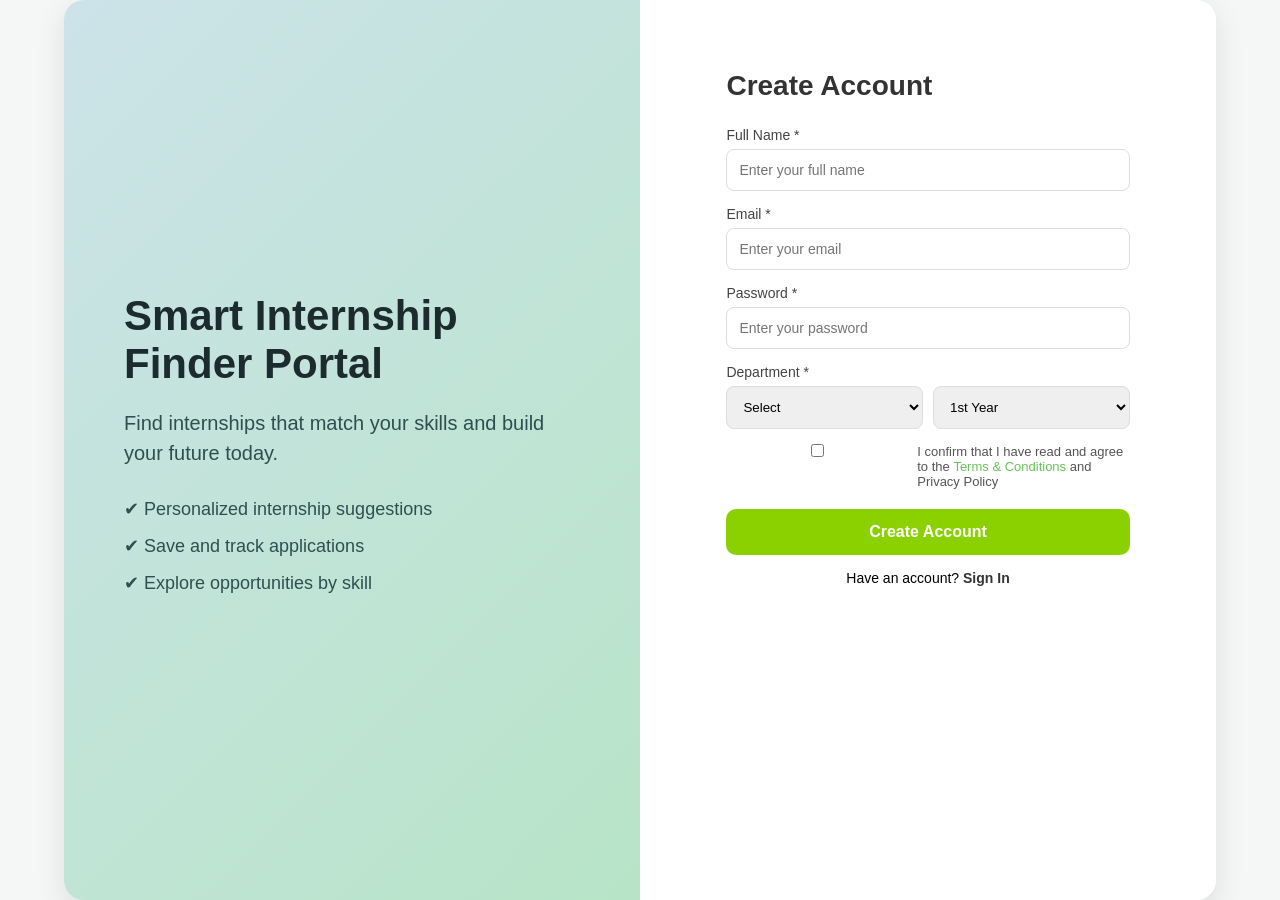
<file: index.html>
<!DOCTYPE html>
<html lang="en">
<head>
<meta charset="UTF-8">
<meta name="viewport" content="width=device-width, initial-scale=1.0">
<title>Smart Internship Finder Portal</title>

<link rel="stylesheet" href="style.css">

</head>
<body>

<div class="container">

    <!-- LEFT PANEL -->

    <div class="left-panel">

        <div class="content">

            <h1>Smart Internship<br>Finder Portal</h1>

            <p>
                Find internships that match your skills
                and build your future today.
            </p>

            <ul>
                <li>✔ Personalized internship suggestions</li>
                <li>✔ Save and track applications</li>
                <li>✔ Explore opportunities by skill</li>
            </ul>

        </div>

    </div>


    <!-- RIGHT PANEL -->

    <div class="right-panel">

        <form class="signup-form" action="login.html">

            <h2>Create Account</h2>

            <label>Full Name *</label>
            <input type="text" id="name" placeholder="Enter your full name" required>

            <label>Email *</label>
            <input type="email" id="email"placeholder="Enter your email" required>

            <label>Password *</label>
            <input type="password" id="password" placeholder="Enter your password" required>

            <label>Department *</label>

            <div class="row">

                <select required id="department">
                    <option>Select</option>
                    <option>CSE</option>
                    <option>IT</option>
                    <option>ECE</option>
                    <option>EEE</option>
                </select>

                <select required id="year">
                    <option>1st Year</option>
                    <option>2nd Year</option>
                    <option>3rd Year</option>
                    <option>4th Year</option>
                </select>

            </div>

       

            <div class="checkbox">

                <input type="checkbox" id="terms" required>
                <span>
                    I confirm that I have read and agree to the
                    <a href="#">Terms & Conditions</a>
                    and Privacy Policy
                </span>

            </div>

         <button type="button" onclick="signupUser()">Create Account</button>




            <p class="login-link">
                Have an account? <a href="login.html">Sign In</a>
            </p>

        </form>

    </div>

</div>
<script>

document.querySelector(".signup-form").addEventListener("submit", function(e){

e.preventDefault();

window.location.href = "login.html";

});

</script>
<script>

document.querySelector(".signup-form").addEventListener("submit", function(e){

e.preventDefault();

// get values

let name = document.querySelector("input[type='text']").value;
let email = document.querySelector("input[type='email']").value.trim().toLowerCase();
let password = document.querySelector("input[type='password']").value;
let skills = document.querySelectorAll("input[type='text']")[1].value;

// check if email already exists

if(localStorage.getItem(email)){

alert("This email already exists. Please login.");

return;

}

// store data

let userData = {

name: name,
email: email,
password: password,
skills: skills

};

localStorage.setItem(email, JSON.stringify(userData));

// redirect

alert("Account created successfully!");

window.location.href = "login.html";

});

</script>
<script>

function signupUser(){

let name = document.getElementById("name").value;
let email = document.getElementById("email").value;
let password = document.getElementById("password").value;
let department = document.getElementById("department").value;
let year = document.getElementById("year").value;
let terms = document.getElementById("terms").checked;


// validation

if(name === "" || email === "" || password === "" || department === ""){
alert("Please fill all fields");
return;
}

if(!terms){
alert("Please accept Terms & Conditions");
return;
}


// get users

let users = JSON.parse(localStorage.getItem("users")) || [];

let exists = users.find(u => u.email === email);

if(exists){
alert("Email already exists");
return;
}


// store user

let newUser = {
name,
email,
password,
department,
year
};

users.push(newUser);

localStorage.setItem("users", JSON.stringify(users));


// save logged user

localStorage.setItem("loggedInUser", JSON.stringify(newUser));


alert("Account created successfully ✅");

window.location.href = "login.html";

}

</script>
</body>
</html>
</file>
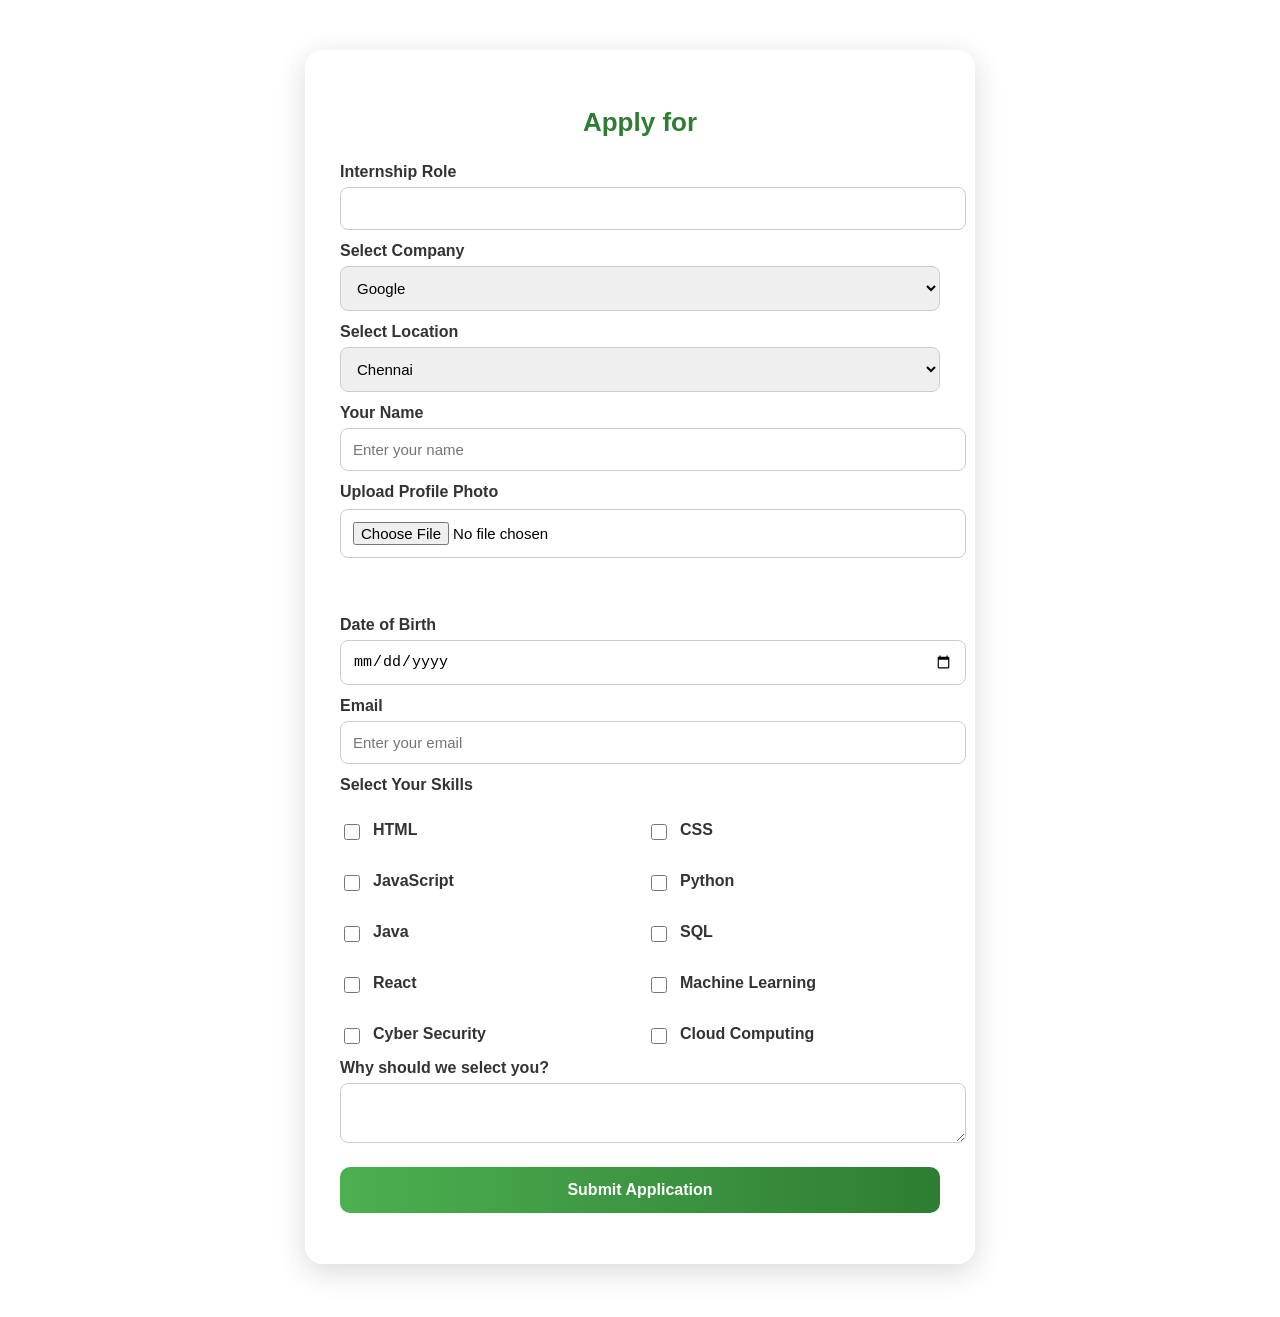
<file: apply.html>
<!DOCTYPE html>
<html lang="en">
<head>
<meta charset="UTF-8">
<title>Apply Internship</title>
<link rel="stylesheet" href="apply.css">



</head>

<body>

<div class="container">
<h2>Apply for <span id="internshipTitle"></span></h2>

<label>Internship Role</label>
<input type="text" id="role" readonly>

<label>Select Company</label>
<select id="company">
<option>Google</option>
<option>Microsoft</option>
<option>Amazon</option>
<option>Infosys</option>
<option>TCS</option>
<option>Zoho</option>
<option>Wipro</option>
<option>IBM</option>
</select>

<label>Select Location</label>
<select id="location">
<option>Chennai</option>
<option>Bangalore</option>
<option>Hyderabad</option>
<option>Pune</option>
<option>Mumbai</option>
<option>Remote</option>
</select>

<label>Your Name</label>
<input type="text"id="userName" placeholder="Enter your name">
<label>Upload Profile Photo</label>

<input type="file" id="profileImage" accept="image/*">

<br><br>

<img id="previewImage"
style="width:120px;height:120px;border-radius:50%;display:none;border:2px solid #4CAF50;">
<br>

<button type="button" id="removeImageBtn" style="display:none;">
Remove Image
</button>
<label>Date of Birth</label>

<input type="date" id="dob">

<label>Email</label>
<input type="email" id="email" placeholder="Enter your email">
<label>Select Your Skills</label>

<div class="skills-box">

<label class="skill-item"><input type="checkbox"> HTML</label>

<label class="skill-item"><input type="checkbox"> CSS</label>

<label class="skill-item"><input type="checkbox"> JavaScript</label>

<label class="skill-item"><input type="checkbox"> Python</label>

<label class="skill-item"><input type="checkbox"> Java</label>

<label class="skill-item"><input type="checkbox"> SQL</label>

<label class="skill-item"><input type="checkbox"> React</label>

<label class="skill-item"><input type="checkbox"> Machine Learning</label>

<label class="skill-item"><input type="checkbox"> Cyber Security</label>

<label class="skill-item"><input type="checkbox"> Cloud Computing</label>

</div>
<label>Why should we select you?</label>
<textarea></textarea>

<button type="button" onclick="submitApplication()">Submit Application</button>

<p id="successMessage"></p>
</div>


<script>

/* Load internship title */

let internship = localStorage.getItem("selectedInternship");

document.getElementById("internshipTitle").innerText = internship;


/* Submit application */

function submitApplication(){

document.getElementById("message").innerText =
"Application submitted successfully for " + internship;

}

</script>
<script>

let internship = localStorage.getItem("selectedInternship");

document.getElementById("role").value = internship;

function submitApplication(){

document.getElementById("successMessage").innerText =
"Application submitted successfully!";

}

</script>
<script>

let internship = localStorage.getItem("selectedInternship");

document.getElementById("internshipTitle").innerText = internship;

document.getElementById("role").value = internship;

</script>
<script>

document.getElementById("profileImage").addEventListener("change", function(event){

let file = event.target.files[0];

if(file){

let reader = new FileReader();

reader.onload = function(e){

let preview = document.getElementById("previewImage");

preview.src = e.target.result;

preview.style.display = "block";

};

reader.readAsDataURL(file);

}

});

</script>
<script>

let imageInput = document.getElementById("profileImage");

let preview = document.getElementById("previewImage");

let removeBtn = document.getElementById("removeImageBtn");


// Show preview when image selected

imageInput.addEventListener("change", function(event){

let file = event.target.files[0];

if(file){

let reader = new FileReader();

reader.onload = function(e){

preview.src = e.target.result;

preview.style.display = "block";

removeBtn.style.display = "inline-block";

};

reader.readAsDataURL(file);

}

});


// Remove image when button clicked

removeBtn.addEventListener("click", function(){

preview.src = "";

preview.style.display = "none";

imageInput.value = "";

removeBtn.style.display = "none";

});

</script>
<script>

function submitApplication(){

// get values safely

let role = document.getElementById("internshipTitle").innerText;

let name = document.getElementById("userName").value;

let email = document.getElementById("email").value;

let company = document.getElementById("company").value;

let location = document.getElementById("location").value;

let profileImage = document.getElementById("previewImage").src;


// validation check

if(name === "" || email === ""){

alert("Please fill all required fields");

return;

}


// store image

localStorage.setItem("profileImage", img);


// store form data

let applicationData = {

role: role,

name: name,

email: email,

company: company,

location: location

};

localStorage.setItem("applicationForm", JSON.stringify({role,name,email,company,location});


// redirect to success page

window.location.href = "success.html";

}

</script>
<script>

function submitApplication(){

// Get internship role
let roleElement = document.getElementById("internshipTitle");

if(!roleElement){
alert("Internship title not found");
return;
}

let role = roleElement.innerText;


// Get form values

let name = document.getElementById("userName").value;

let email = document.getElementById("email").value;

let company = document.getElementById("company").value;

let location = document.getElementById("location").value;

let imageElement = document.getElementById("previewImage");

let profileImage = imageElement ? imageElement.src : "";


// Validate required fields

if(name === "" || email === ""){
alert("Please fill all required fields");
return;
}


// Save data

localStorage.setItem("applicationForm",
JSON.stringify({
role: role,
name: name,
email: email,
company: company,
location: location
}));


// Save profile image

localStorage.setItem("profileImage", profileImage);


// Redirect

window.location.href = "success.html";

}

</script>
<script>

function submitApplication(){

let role =
document.getElementById("internshipTitle").innerText;

let name =
document.getElementById("userName").value;

let dob = 
document.getElementById("dob").value;

let email =
document.getElementById("email").value;

let company =
document.getElementById("company").value;

let location =
document.getElementById("location").value;

let profileImage =
document.getElementById("previewImage").src;


// store latest application (for PDF)

localStorage.setItem("applicationForm",
JSON.stringify({role,name,dob,email,company,location}));


// store multiple applications

let allApplications =
JSON.parse(localStorage.getItem("allApplications")) || [];

allApplications.push({
role,
name,
email,
company,
location,
profileImage
});

localStorage.setItem("allApplications",
JSON.stringify(allApplications));


// store image separately for PDF

localStorage.setItem("profileImage", profileImage);


window.location.href="success.html";

}

</script>
</body>
</html>
</file>
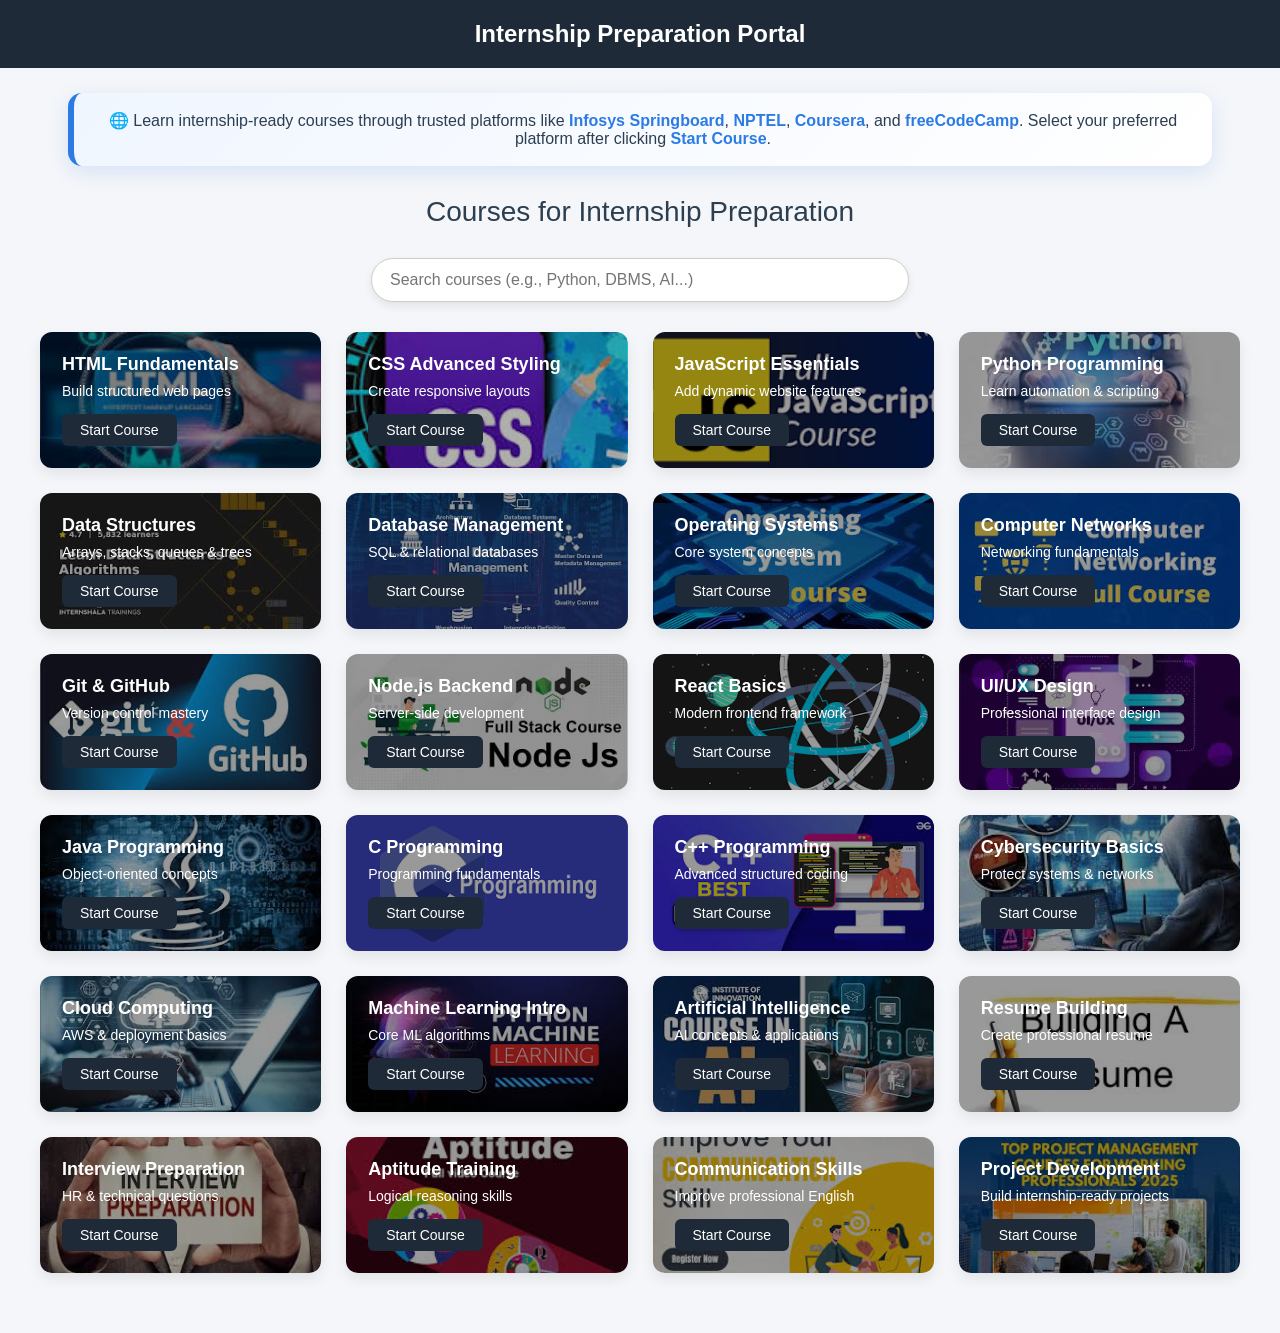
<file: courses.html>
<!DOCTYPE html>
<html lang="en">
<head>
<meta charset="UTF-8">
<title>Courses for Internship</title>

<link rel="stylesheet" href="course.css">
</head>

<body>

<div class="header">
Internship Preparation Portal
</div>
<div class="courses-info-banner">
  🌐 Learn internship-ready courses through trusted platforms like
  <b>Infosys Springboard</b>, <b>NPTEL</b>, <b>Coursera</b>, and <b>freeCodeCamp</b>.
  Select your preferred platform after clicking <b>Start Course</b>.
</div>


<div class="page-title">
Courses for Internship Preparation
</div>
<div class="search-box">
  <input
    type="text"
    id="courseSearch"
    placeholder="Search courses (e.g., Python, DBMS, AI...)"
    onkeyup="searchCourses()"
  >
</div>


<div class="course-container">

<!-- COURSE CARDS -->

<div class="course-card html-card">
<div class="course-title">HTML Fundamentals</div>
<div class="course-desc">Build structured web pages</div>
<button class="start-btn" onclick="openPlatformOptions()">Start Course</button>
</div>

<div class="course-card css-card">
<div class="course-title">CSS Advanced Styling</div>
<div class="course-desc">Create responsive layouts</div>
<button class="start-btn" onclick="openPlatformOptions()">Start Course</button>
</div>

<div class="course-card js-card">
<div class="course-title">JavaScript Essentials</div>
<div class="course-desc">Add dynamic website features</div>
<button class="start-btn" onclick="openPlatformOptions()">Start Course</button>
</div>

<div class="course-card python-card">
<div class="course-title">Python Programming</div>
<div class="course-desc">Learn automation & scripting</div>
<button class="start-btn" onclick="openPlatformOptions()">Start Course</button>
</div>

<div class="course-card data-card">
<div class="course-title">Data Structures</div>
<div class="course-desc">Arrays, stacks, queues & trees</div>
<button class="start-btn" onclick="openPlatformOptions()">Start Course</button>
</div>

<div class="course-card database-card">
<div class="course-title">Database Management</div>
<div class="course-desc">SQL & relational databases</div>
<button class="start-btn" onclick="openPlatformOptions()">Start Course</button>
</div>

<div class="course-card os-card">
<div class="course-title">Operating Systems</div>
<div class="course-desc">Core system concepts</div>
<button class="start-btn" onclick="openPlatformOptions()">Start Course</button>
</div>

<div class="course-card computer-card">
<div class="course-title">Computer Networks</div>
<div class="course-desc">Networking fundamentals</div>
<button class="start-btn" onclick="openPlatformOptions()">Start Course</button>
</div>

<div class="course-card git-card">
<div class="course-title">Git & GitHub</div>
<div class="course-desc">Version control mastery</div>
<button class="start-btn" onclick="openPlatformOptions()">Start Course</button>
</div>

<div class="course-card node-card">
<div class="course-title">Node.js Backend</div>
<div class="course-desc">Server-side development</div>
<button class="start-btn" onclick="openPlatformOptions()">Start Course</button>
</div>

<div class="course-card react-card">
<div class="course-title">React Basics</div>
<div class="course-desc">Modern frontend framework</div>
<button class="start-btn" onclick="openPlatformOptions()">Start Course</button>
</div>

<div class="course-card ui-card">
<div class="course-title">UI/UX Design</div>
<div class="course-desc">Professional interface design</div>
<button class="start-btn" onclick="openPlatformOptions()">Start Course</button>
</div>

<div class="course-card java-card">
<div class="course-title">Java Programming</div>
<div class="course-desc">Object-oriented concepts</div>
<button class="start-btn" onclick="openPlatformOptions()">Start Course</button>
</div>

<div class="course-card c-card">
<div class="course-title">C Programming</div>
<div class="course-desc">Programming fundamentals</div>
<button class="start-btn" onclick="openPlatformOptions()">Start Course</button>
</div>

<div class="course-card cplus-card">
<div class="course-title">C++ Programming</div>
<div class="course-desc">Advanced structured coding</div>
<button class="start-btn" onclick="openPlatformOptions()">Start Course</button>
</div>

<div class="course-card cyber-card">
<div class="course-title">Cybersecurity Basics</div>
<div class="course-desc">Protect systems & networks</div>
<button class="start-btn" onclick="openPlatformOptions()">Start Course</button>
</div>

<div class="course-card cloud-card">
<div class="course-title">Cloud Computing</div>
<div class="course-desc">AWS & deployment basics</div>
<button class="start-btn" onclick="openPlatformOptions()">Start Course</button>
</div>

<div class="course-card ml-card">
<div class="course-title">Machine Learning Intro</div>
<div class="course-desc">Core ML algorithms</div>
<button class="start-btn" onclick="openPlatformOptions()">Start Course</button>
</div>

<div class="course-card ai-card">
<div class="course-title">Artificial Intelligence</div>
<div class="course-desc">AI concepts & applications</div>
<button class="start-btn" onclick="openPlatformOptions()">Start Course</button>
</div>

<div class="course-card resume-card">
<div class="course-title">Resume Building</div>
<div class="course-desc">Create professional resume</div>
<button class="start-btn" onclick="openPlatformOptions()">Start Course</button>
</div>

<div class="course-card interview-card">
<div class="course-title">Interview Preparation</div>
<div class="course-desc">HR & technical questions</div>
<button class="start-btn" onclick="openPlatformOptions()">Start Course</button>
</div>

<div class="course-card aptitude-card">
<div class="course-title">Aptitude Training</div>
<div class="course-desc">Logical reasoning skills</div>
<button class="start-btn" onclick="openPlatformOptions()">Start Course</button>
</div>

<div class="course-card communication-card">
<div class="course-title">Communication Skills</div>
<div class="course-desc">Improve professional English</div>
<button class="start-btn" onclick="openPlatformOptions()">Start Course</button>
</div>

<div class="course-card project-card">
<div class="course-title">Project Development</div>
<div class="course-desc">Build internship-ready projects</div>
<button class="start-btn" onclick="openPlatformOptions()">Start Course</button>
</div>

</div>
<div id="platformModal" class="modal">

  <div class="modal-content">
    <h3>Select Learning Platform</h3>

    <a href="https://infyspringboard.onwingspan.com/" target="_blank">
      <button class="platform-btn">Infosys Springboard</button>
    </a>

    <a href="https://nptel.ac.in/" target="_blank">
      <button class="platform-btn">NPTEL</button>
    </a>

    <a href="https://www.coursera.org/" target="_blank">
      <button class="platform-btn">Coursera</button>
    </a>

    <a href="https://www.freecodecamp.org/" target="_blank">
      <button class="platform-btn">freeCodeCamp</button>
    </a>

    <br><br>

    <button onclick="closePlatformOptions()">Cancel</button>
  </div>

</div>
<script>

function openPlatformOptions() {
  document.getElementById("platformModal").style.display = "block";
}

function closePlatformOptions() {
  document.getElementById("platformModal").style.display = "none";
}

</script>
<script>

function searchCourses() {

  let input = document.getElementById("courseSearch").value.toLowerCase();

  let cards = document.querySelectorAll(".course-card");

  cards.forEach(function(card) {

    let title = card.querySelector(".course-title").innerText.toLowerCase();

    if (title.includes(input)) {
      card.style.display = "block";
    } else {
      card.style.display = "none";
    }

  });

}

</script>

</body>
</html>
</file>
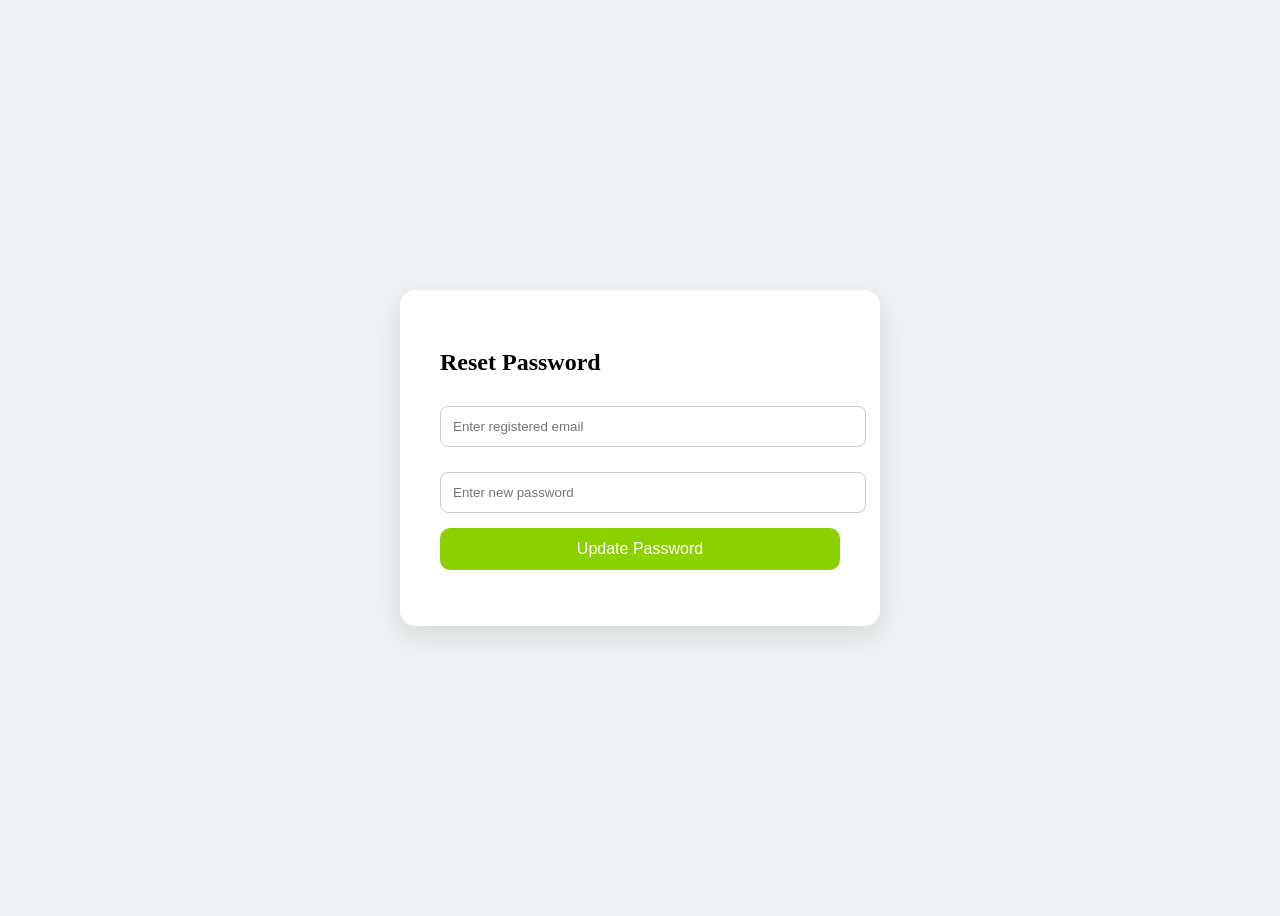
<file: forgotpass.html>
<!DOCTYPE html>
<html lang="en">
<head>
<meta charset="UTF-8">
<meta name="viewport" content="width=device-width, initial-scale=1.0">
<title>Reset Password</title>

<style>

body{
height:100vh;
display:flex;
justify-content:center;
align-items:center;
font-family:Segoe UI;
background:#eef2f3;
}

.container{
width:400px;
background:white;
padding:40px;
border-radius:15px;
box-shadow:0 10px 30px rgba(0,0,0,0.1);
}

h2{
margin-bottom:20px;
}

input{
width:100%;
padding:12px;
margin-top:10px;
margin-bottom:15px;
border-radius:8px;
border:1px solid #ccc;
}

button{
width:100%;
padding:12px;
background:#8bd100;
border:none;
color:white;
font-size:16px;
border-radius:10px;
cursor:pointer;
}

button:hover{
background:#76b800;
}

#error{
color:red;
margin-top:10px;
}

#success{
color:green;
margin-top:10px;
}

</style>

</head>

<body>

<div class="container">

<h2>Reset Password</h2>

<input type="email" id="email" placeholder="Enter registered email">

<input type="password" id="newPassword" placeholder="Enter new password">

<button onclick="resetPassword()">Update Password</button>

<p id="error"></p>
<p id="success"></p>

</div>

<script>

function resetPassword(){

let email = document.getElementById("email").value.trim().toLowerCase();

let newPassword = document.getElementById("newPassword").value.trim();

let error = document.getElementById("error");

let success = document.getElementById("success");

error.innerText = "";
success.innerText = "";


// check empty fields

if(email === "" || newPassword === ""){

error.innerText = "Please fill all fields.";

return;

}


// check email exists

let storedUser = localStorage.getItem(email);

if(!storedUser){

error.innerText = "Email not found. Please sign up first.";

return;

}


// update password

storedUser = JSON.parse(storedUser);

storedUser.password = newPassword;

localStorage.setItem(email, JSON.stringify(storedUser));

success.innerText = "Password updated successfully! Redirecting to login...";


setTimeout(()=>{

window.location.href="login.html";

},1500);

}

</script>

</body>
</html>
</file>
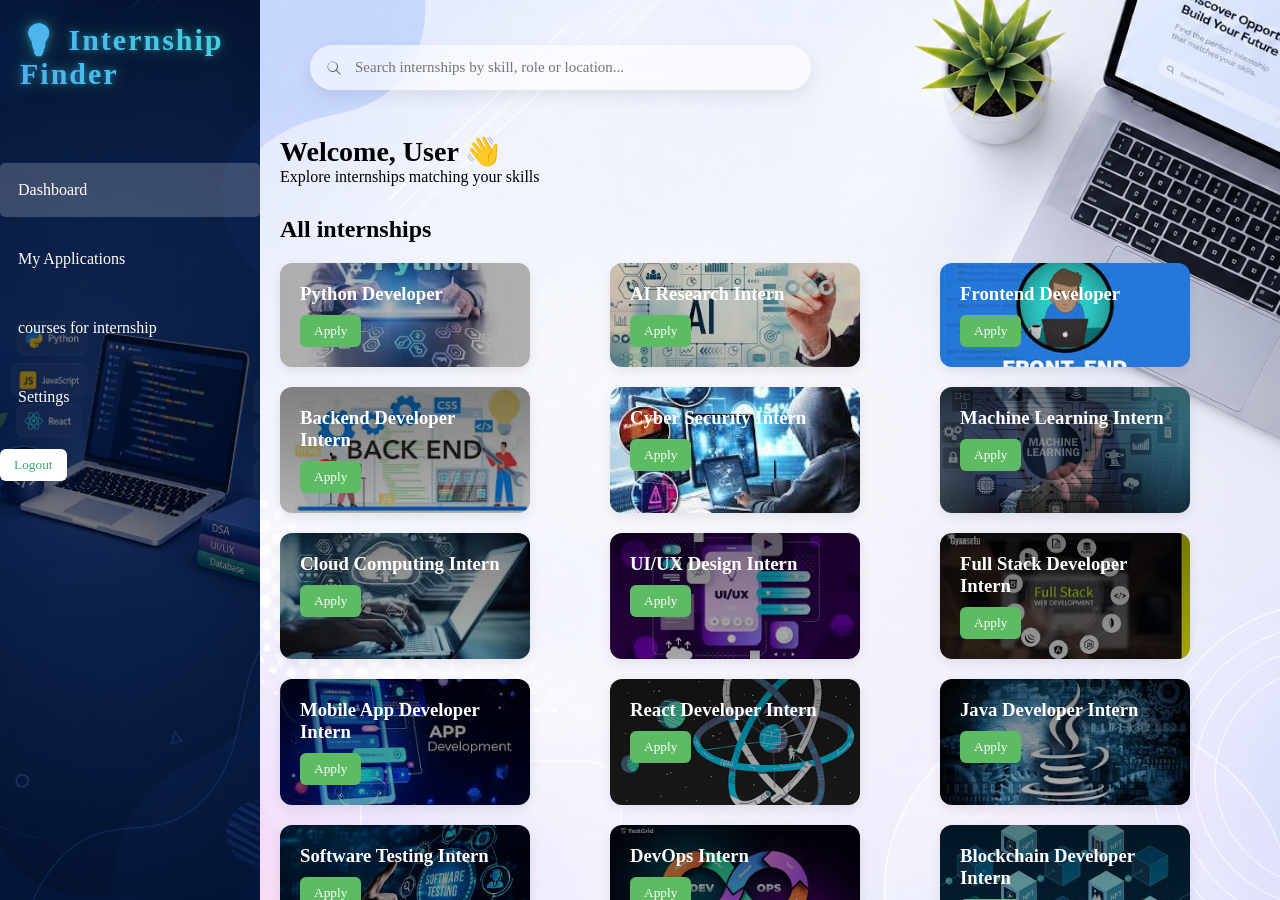
<file: home.html>
<!DOCTYPE html>
<html lang="en">
<head>
<meta charset="UTF-8">
<meta name="viewport" content="width=device-width, initial-scale=1.0">
<title>Dashboard | Internship Finder Portal</title>

<link rel="stylesheet" href="home.css">

</head>

<body>

<div class="sidebar">
    

    <h2 class="brand-title">💡 Internship Finder</h2>

    <ul>

        <li class="active">Dashboard</li>
        <li onclick="window.location.href='myapplication.html'">
My Applications
</li>
<li onclick="window.location.href='courses.html'">courses for internship
</li>      


  <li onclick="window.location.href='settings.html'">
Settings
</li>
    </ul>

    <div class="logout">

<span id="sidebarName"></span>
        <button onclick="logout()">Logout</button>

    </div>

</div>



<div class="main-content">

    <!-- TOP BAR -->

    <div class="topbar">

        <input type="text"  id="searchBox" placeholder="Search internships by skill, role or location...">

        <div class="profile">


        </div>

    </div>



    <!-- WELCOME SECTION -->

    <div class="welcome">

<h1>Welcome, <span id="welcomeName">User</span> 👋</h1>
        <p>Explore internships matching your skills</p>

    </div>


    <!-- RECOMMENDED SECTION -->

    <h2 class="section-title">All internships</h2>

    <div class="cards">

        <div class="card python-card">
          <h3>Python Developer</h3>



            <button  onclick="applyInternship('Python Developer Intern')">Apply</button>
           


        </div>


        <div class="card ai-card">

            <h3>AI Research Intern</h3>

            <button onclick="applyInternship('AI Research Intern')">Apply</button>
             


        </div>
        <div class="card front-card">
<h3>Frontend Developer</h3>
<button  onclick="applyInternship('Full Stack Developer Intern')">Apply</button>


</div>

<div class="card back-card">
<h3 >Backend Developer Intern</h3>
<button onclick="applyInternship('Backend Developer Intern')">Apply</button>



</div>

<div class="card cyber-card">
<h3 >Cyber Security Intern</h3>
<button onclick="applyInternship('Cyber Security Intern')">Apply</button>

</div>

<div class="card machine-card">
<h3>Machine Learning Intern</h3>
<button onclick="applyInternship('Machine Learning Intern')">Apply</button>


</div>

<div class="card cloud-card">
<h3>Cloud Computing Intern</h3>
<button  onclick="applyInternship('Cloud Computing Intern')">Apply</button>


</div>

<div class="card ui-card">
<h3>UI/UX Design Intern</h3>
<button onclick="applyInternship('UI/UX Design Intern')">Apply</button>


</div>


<div class="card full-card">
<h3>Full Stack Developer Intern</h3>
<button onclick="applyInternship('Full Stack Developer Intern')">Apply</button>

</div>

<div class="card app-card">
<h3>Mobile App Developer Intern</h3>
<button onclick="applyInternship('Mobile App Developer Intern')">Apply</button>

</div>

<div class="card react-card">
<h3>React Developer Intern</h3>
<button onclick="applyInternship('React Developer Intern')">Apply</button>


</div>

<div class="card java-card">
<h3>Java Developer Intern</h3>
<button onclick="applyInternship('Java Developer Intern')">Apply</button>

</div>

<div class="card software-card">
<h3>Software Testing Intern</h3>
<button onclick="applyInternship('Software Testing Intern')">Apply</button>

</div>

<div class="card devops-card">
<h3>DevOps Intern</h3>
<button onclick="applyInternship('DevOps Intern')">Apply</button>
</div>

<div class="card block-card">
<h3>Blockchain Developer Intern</h3>
<button onclick="applyInternship('Blockchain Developer Intern')">Apply</button>

</div>

<div class="card game-card">
<h3>Game Developer Intern</h3>
<button onclick="applyInternship('Game Developer Intern')">Apply</button>

</div>

<div class="card embedd-card">
<h3>Embedded Systems Intern</h3>
<button onclick="applyInternship('Embedded System Intern')">Apply</button>
</div>

<div class="card iot-card">
<h3>IoT Developer Intern</h3>
<button onclick="applyInternship('Iot Developer Intern')">Apply</button>

</div>

<div class="card data-card">
<h3>Data Engineer Intern</h3>
<button onclick="applyInternship('Data Engineer Intern')">Apply</button>

</div>

<div class="card buisness-card">
<h3>Buisness Analyst Intern</h3>
<button onclick="applyInternship('Buisness Analyst Intern')">Apply</button>

</div>

<div class="card cloud-card">
<h3>Cloud Engineer Intern</h3>
<button onclick="applyInternship('Cloud Engineer Intern')">Apply</button>

</div>

<div class="card digital-card">
<h3>Digital Marketing Intern</h3>
<button onclick="applyInternship('Digital Marketing Intern')">Apply</button>

</div>

<div class="card product-card">
<h3>Product Management Intern</h3>
<button onclick="applyInternship('Product Management Intern')">Apply</button>

</div>

<div class="card network-card">
<h3>Network Engineer Intern</h3>
<button onclick="applyInternship('Network Engineer Intern')">Apply</button>

</div>

<div class="card database-card">
<h3>Database Administrator Intern</h3>
<button onclick="applyInternship('Database Administrator Intern')">Apply</button>

</div>

<div class="card ar-card">
<h3>AR/VR Developer Intern</h3>
<button onclick="applyInternship('AR/VR Developer Intern')">Apply</button>
</div>

<div class="card technical-card">
<h3>Technical Support Intern</h3>
<button onclick="applyInternship('Technical Support Intern')">Apply</button>

</div>

<div class="card robotics-card">
<h3>Robotics Intern</h3>
<button onclick="applyInternship('Robotics Intern')">Apply</button>

</div>

<div class="card cyberthreat-card">
<h3>Cyber Threat Analyst Intern</h3>
<button onclick="applyInternship('Cyber Threat Analyst Intern')">Apply</button>
</div>


 <div class="card web-card">

 <h3>Web Developer Intern</h3>
<button onclick="applyInternship('Web Development Intern')">Apply</button>

</div>

        


        <div class="card datascience-card">

            <h3>Data Science Intern</h3>


            <button onclick="applyInternship('Data Science Intern')">Apply</button>

        </div>

    </div>


    
       

    </div>

</div>


<script>

/* Load logged-in user */

let loggedUser = localStorage.getItem("loggedInUser");

if(loggedUser){

let user = JSON.parse(loggedUser);

document.getElementById("welcomeName").innerText = user.name;

document.getElementById("topName").innerText = user.name;

document.getElementById("sidebarName").innerText = user.name;

}


/* logout function */

function logout(){

localStorage.removeItem("loggedInUser");

window.location.href = "login.html";

}

</script>

<script>

document.getElementById("searchBox").addEventListener("keyup", function(){

let value = this.value.toLowerCase();

let cards = document.querySelectorAll(".card");

cards.forEach(function(card){

let text = card.innerText.toLowerCase();

if(text.includes(value)){

card.style.display = "block";

}else{

card.style.display = "none";

}

});

});

</script>
<script>

function applyInternship(role){

localStorage.setItem("selectedInternship", role);

window.location.href = "apply.html";

}

</script>
<script>

function saveInternship(role){

let savedInternships =
JSON.parse(localStorage.getItem("savedInternships")) || [];

if(savedInternships.includes(role)){
alert("Already saved ⭐");
return;
}

savedInternships.push(role);

localStorage.setItem(
"savedInternships",
JSON.stringify(savedInternships)
);

alert("Internship saved successfully ✅");

}

</script>
<script>

let user = JSON.parse(localStorage.getItem("loggedInUser"));

if(user){
document.getElementById("welcomeName").innerText = user.name;
document.getElementById("topName").innerText = user.name;
document.getElementById("sidebarName").innerText = user.name;
}

</script>
<script>

function logout(){

localStorage.removeItem("loggedInUser");

window.location.href = "login.html";

}

</script>
<script>

let user = JSON.parse(localStorage.getItem("loggedInUser"));

if(user){
document.getElementById("welcomeName").innerText = user.name;
}

</script>
<script>
if(user){

document.getElementById("welcomeName").innerText = user.name;


let side = document.getElementById("sidebarName");
if(side) side.innerText = user.name;

}
</script>
</body>
</html>
</file>
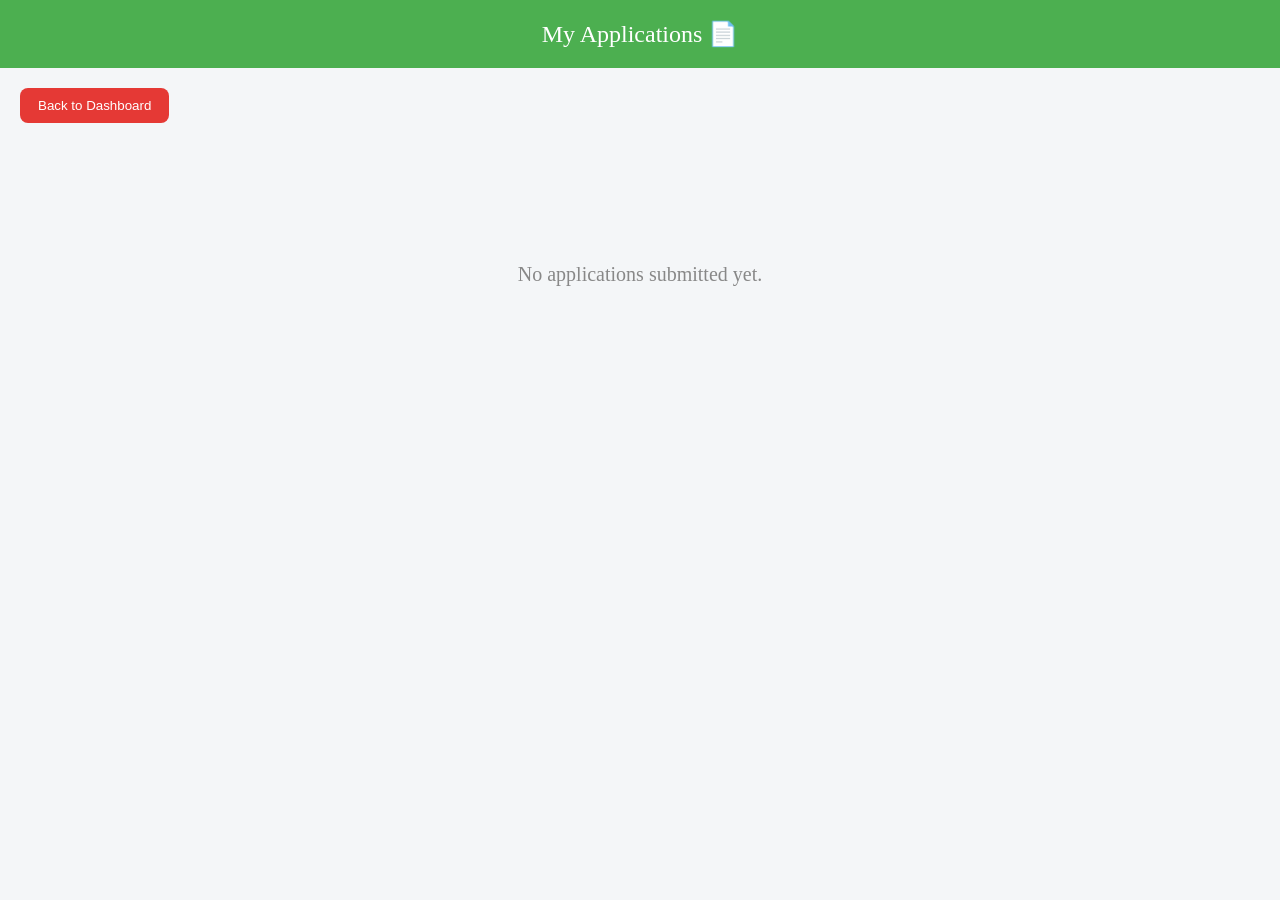
<file: myapplication.html>
<!DOCTYPE html>
<html>

<head>

<meta charset="UTF-8">
<title>My Applications</title>

<style>

body{
margin:0;
font-family:Segoe UI;
background:#f4f6f8;
}

.header{
background:#4CAF50;
color:white;
padding:20px;
font-size:24px;
text-align:center;
}

.container{
padding:40px;
}

.card{

background:white;

border-radius:14px;

padding:20px;

margin-bottom:20px;

box-shadow:0px 5px 18px rgba(0,0,0,0.12);

display:flex;

justify-content:space-between;

align-items:center;

}

.details{
line-height:28px;
}

.profile-img{

width:90px;
height:90px;

border-radius:12px;

border:3px solid #4CAF50;

object-fit:cover;

}

.empty{
text-align:center;
margin-top:80px;
color:#888;
font-size:20px;
}

.back-btn{

margin:20px;

background:#e53935;

color:white;

border:none;

padding:10px 18px;

border-radius:8px;

cursor:pointer;

}
.remove-btn{

background:#e53935;
color:white;
border:none;
padding:8px 14px;
border-radius:6px;
cursor:pointer;
font-size:14px;

}

.remove-btn:hover{

background:#c62828;

}

</style>

</head>

<body>


<div class="header">
My Applications 📄
</div>


<button class="back-btn"
onclick="window.location.href='home.html'">

Back to Dashboard

</button>


<div class="container" id="applicationsContainer">

</div>



<script>

let container =
document.getElementById("applicationsContainer");


// Load stored applications

let storedApplications =
JSON.parse(localStorage.getItem("allApplications")) || [];


if(storedApplications.length === 0){

container.innerHTML =
"<div class='empty'>No applications submitted yet.</div>";

}else{

storedApplications.forEach((app, index) => {

container.innerHTML += `
<div class="card">

<div class="details">

<b>Role:</b> ${app.role} <br>
<b>Name:</b> ${app.name} <br>
<b>DOB:</b> ${app.dob} <br>
<b>Email:</b> ${app.email} <br>
<b>Company:</b> ${app.company} <br>
<b>Location:</b> ${app.location}

<br><br>

<button onclick="removeApplication(${index})" class="remove-btn">
Remove Application
</button>

</div>

<img src="${app.profileImage}" class="profile-img">

</div>
`;

});

}

</script>
<script>

function removeApplication(index){

let storedApplications =
JSON.parse(localStorage.getItem("allApplications")) || [];

// remove selected item

storedApplications.splice(index, 1);

// save updated list

localStorage.setItem(
"allApplications",
JSON.stringify(storedApplications)
);

// reload page

location.reload();

}

</script>


</body>
</html>
</file>
<file: style.css>
*{
margin:0;
padding:0;
box-sizing:border-box;
font-family: "Segoe UI", sans-serif;
}

body{
height:100vh;
display:flex;
justify-content:center;
align-items:center;
background:#f5f7f6;
}

.container{
width:90%;
min-height:100vh;
display:flex;
border-radius:20px;
overflow:hidden;
box-shadow:0 10px 30px rgba(0,0,0,0.1);
}


/* LEFT PANEL */

.left-panel{

width:50%;
background:linear-gradient(135deg,#cce3e9,#b7e4c7);
display:flex;
align-items:center;
justify-content:center;
padding:60px;
}

.content h1{

font-size:42px;
color:#1c2b2d;
margin-bottom:20px;
}

.content p{

font-size:20px;
color:#2f4f4f;
margin-bottom:30px;
line-height:1.5;
}

.content ul{

list-style:none;
}

.content ul li{

margin-bottom:15px;
font-size:18px;
color:#2f4f4f;
}


/* RIGHT PANEL */

.right-panel{

width:50%;
background:#ffffff;
display:flex;
align-items:flex-start;
justify-content:center;
padding:70px 0;
overflow-y:auto;
}

.signup-form{

width:70%;
}

.signup-form h2{

margin-bottom:25px;
font-size:28px;
color:#333;
}

.signup-form label{

display:block;
margin-top:15px;
margin-bottom:6px;
font-size:14px;
color:#444;
}

.signup-form input{

width:100%;
padding:12px;
border-radius:8px;
border:1px solid #ddd;
font-size:14px;
outline:none;
}

.row{

display:flex;
gap:10px;
}

.row select{

flex:1;
padding:12px;
border-radius:8px;
border:1px solid #ddd;
}

.checkbox{

margin-top:15px;
font-size:13px;
color:#555;
display:flex;
gap:8px;
align-items:flex-start;
}

.checkbox a{

color:#6ac259;
text-decoration:none;
font-weight:500;
}

button{

width:100%;
margin-top:20px;
padding:14px;
border:none;
border-radius:10px;
background:#8bd100;
color:white;
font-size:16px;
font-weight:600;
cursor:pointer;
transition:0.3s;
}

button:hover{

background:#76b800;
}

.login-link{

margin-top:15px;
text-align:center;
font-size:14px;
}

.login-link a{

color:#333;
text-decoration:none;
font-weight:600;
}
</file>
<file: apply.css>
/* Page Background */

body{
margin:0;
font-family: 'Segoe UI', sans-serif;

background: linear-gradient(
rgba(255,255,255,0.70),
rgba(255,255,255,0.70)
),
url("https://images.unsplash.com/photo-1519389950473-47ba0277781c");

background-size:cover;
background-position:center;
background-attachment:fixed;
}


/* Main Form Container */

.container{
width:600px;
margin:50px auto;
padding:35px;

background: rgba(255,255,255,0.95);

border-radius:18px;

box-shadow:0px 8px 30px rgba(0,0,0,0.15);

backdrop-filter: blur(6px);

transition:0.3s ease;
}


/* Heading */

h2{
text-align:center;
margin-bottom:25px;

font-size:26px;
color:#2e7d32;
}


/* Labels */

label{
display:block;
margin-top:12px;
font-weight:600;
color:#333;
}


/* Input Fields */

input,
select,
textarea{

width:100%;
padding:12px;

margin-top:6px;

border-radius:8px;
border:1px solid #ccc;

font-size:15px;

transition:0.3s ease;

}


/* Input Hover Effect */

input:focus,
select:focus,
textarea:focus{

border-color:#4CAF50;

box-shadow:0px 0px 6px rgba(76,175,80,0.4);

outline:none;

}


/* Skills Checkbox Section */

.skills-box{

display:grid;
grid-template-columns:repeat(2,1fr);
gap:10px;
margin-top:8px;

}


.skill-item{

display:flex;
align-items:center;
gap:8px;

font-size:15px;

}


/* Submit Button */

button{

width:100%;
padding:14px;

margin-top:20px;

background: linear-gradient(to right,#4CAF50,#2e7d32);

color:white;

font-size:16px;
font-weight:600;

border:none;
border-radius:10px;

cursor:pointer;

transition:0.3s ease;

}


/* Button Hover Animation */

button:hover{

transform:translateY(-2px);

box-shadow:0px 6px 18px rgba(0,0,0,0.2);

}


/* Success Message */

#successMessage{

text-align:center;
margin-top:15px;
font-weight:600;
color:#2e7d32;

}
.skills-box{

display:grid;
grid-template-columns: repeat(2, 1fr);
gap:14px;
margin-top:12px;

}

.skill-item{

display:flex;
align-items:center;
gap:10px;
font-size:16px;

}

.skill-item input{

width:16px;
height:16px;

}
#profileImage{

margin-top:8px;
margin-bottom:10px;

}

#previewImage{

margin-top:10px;

object-fit:cover;

box-shadow:0px 4px 12px rgba(0,0,0,0.2);

}
#removeImageBtn{

margin-top:10px;

background:#e53935;

color:white;

border:none;

padding:8px 14px;

border-radius:6px;

cursor:pointer;

transition:0.3s;

}

#removeImageBtn:hover{

background:#c62828;

}
</file>
<file: course.css>
body {
    font-family: 'Segoe UI', sans-serif;
    background-color: #f4f6f9;
    margin: 0;
}

/* HEADER */

.header {
    background-color: #1e2a38;
    color: white;
        text-align: center;

    padding: 20px 40px;
    font-size: 24px;
    font-weight: bold;
}

/* TITLE */

.page-title {
    text-align: center;
    margin: 30px 0;
    font-size: 28px;
    color: #2c3e50;
}

/* COURSE GRID */

.course-container {
    display: grid;
    grid-template-columns: repeat(auto-fit, minmax(260px, 1fr));
    gap: 25px;
    padding: 20px 40px 60px;
    
}

/* COURSE CARD */

.course-card {
    background: white;
    border-radius: 12px;
    padding: 22px;
    box-shadow: 0px 6px 14px rgba(0,0,0,0.08);
    transition: 0.3s ease;
}

.course-card:hover {
    transform: translateY(-8px);
}

/* COURSE TITLE */

.course-title {
    font-size: 18px;
    font-weight: 700;
    margin-bottom: 8px;
    color: white;
}

/* COURSE DESCRIPTION */

.course-desc {
    font-size: 14px;
    color: white;
    margin-bottom: 15px;
}

/* BUTTON */

.start-btn {
    background-color: #1E2A38;
    border: none;
    color: white;
    padding: 8px 18px;
    border-radius: 6px;
    font-size: 14px;
    cursor: pointer;
}

.start-btn:hover {
    background-color: #FFE5D9;
}
.html-card {
  background-image: linear-gradient(rgba(0,0,0,0.5),
  rgba(0,0,0,0.5)), url("image/htmlcourse.jpg");

  background-size: cover;
  background-position: center;
  color: white;
}
.css-card {
  background-image: linear-gradient(rgba(0,0,0,0.3),
  rgba(0,0,0,0.3)), url("image/csscourse.jpg");

  background-size: cover;
  background-position: center;
  color: white;
}
.js-card {
  background-image: linear-gradient(rgba(0,0,0,0.4),
  rgba(0,0,0,0.4)), url("image/jscourse.jpg");

  background-size: cover;
  background-position: center;
  color: white;
}
.python-card {
  background-image: linear-gradient(rgba(0,0,0,0.4),
  rgba(0,0,0,0.4)), url("image/pythonintern.jpg");

  background-size: cover;
  background-position: center;
  color: white;
}

.data-card {
  background-image: linear-gradient(rgba(0,0,0,0.4),
  rgba(0,0,0,0.4)), url("image/ds.jpg");

  background-size: cover;
  background-position: center;
  color: white;
}

.database-card {
  background-image: linear-gradient(rgba(0,0,0,0.4),
  rgba(0,0,0,0.4)), url("image/datamanagment.jpg");

  background-size: cover;
  background-position: center;
  color: white;
}
.os-card {
  background-image: linear-gradient(rgba(0,0,0,0.4),
  rgba(0,0,0,0.4)), url("image/os.jpg");

  background-size: cover;
  background-position: center;
  color: white;
}

.computer-card {
  background-image: linear-gradient(rgba(0,0,0,0.4),
  rgba(0,0,0,0.4)), url("image/computer.jpg");

  background-size: cover;
  background-position: center;
  color: white;
}

.git-card {
  background-image: linear-gradient(rgba(0,0,0,0.4),
  rgba(0,0,0,0.4)), url("image/git.jpg");

  background-size: cover;
  background-position: center;
  color: white;
}

.node-card {
  background-image: linear-gradient(rgba(0,0,0,0.4),
  rgba(0,0,0,0.4)), url("image/node.jpg");

  background-size: cover;
  background-position: center;
  color: white;
}
.react-card {
  background-image: linear-gradient(rgba(0,0,0,0.4),
  rgba(0,0,0,0.4)), url("image/react.png");

  background-size: cover;
  background-position: center;
  color: white;
}

.ui-card {
  background-image: linear-gradient(rgba(0,0,0,0.4),
  rgba(0,0,0,0.4)), url("image/ui.jpg");

  background-size: cover;
  background-position: center;
  color: white;
}

.java-card {
  background-image: linear-gradient(rgba(0,0,0,0.4),
  rgba(0,0,0,0.4)), url("image/java.jpg");

  background-size: cover;
  background-position: center;
  color: white;
}
.c-card {
  background-image: linear-gradient(rgba(0,0,0,0.4),
  rgba(0,0,0,0.4)), url("image/c.png");

  background-size: cover;
  background-position: center;
  color: white;
}
.cplus-card {
  background-image: linear-gradient(rgba(0,0,0,0.4),
  rgba(0,0,0,0.4)), url("image/c++.jpg");

  background-size: cover;
  background-position: center;
  color: white;
}

.cyber-card {
  background-image: linear-gradient(rgba(0,0,0,0.4),
  rgba(0,0,0,0.4)), url("image/cyberintern.jpg");

  background-size: cover;
  background-position: center;
  color: white;
}
.cloud-card {
  background-image: linear-gradient(rgba(0,0,0,0.4),
  rgba(0,0,0,0.4)), url("image/cloud.jpg");

  background-size: cover;
  background-position: center;
  color: white;
}

.ml-card {
  background-image: linear-gradient(rgba(0,0,0,0.4),
  rgba(0,0,0,0.4)), url("image/ml.jpg");

  background-size: cover;
  background-position: center;
  color: white;
}

.ai-card {
  background-image: linear-gradient(rgba(0,0,0,0.4),
  rgba(0,0,0,0.4)), url("image/aicourse.jpg");

  background-size: cover;
  background-position: center;
  color: white;
}
.resume-card {
  background-image: linear-gradient(rgba(0,0,0,0.4),
  rgba(0,0,0,0.4)), url("image/resume.jpg");

  background-size: cover;
  background-position: center;
  color: white;
}

.interview-card {
  background-image: linear-gradient(rgba(0,0,0,0.4),
  rgba(0,0,0,0.4)), url("image/interview.jpg");

  background-size: cover;
  background-position: center;
  color: white;
}

.aptitude-card {
  background-image: linear-gradient(rgba(0,0,0,0.4),
  rgba(0,0,0,0.4)), url("image/aptitude.jpg");

  background-size: cover;
  background-position: center;
  color: white;
}
.communication-card {
  background-image: linear-gradient(rgba(0,0,0,0.4),
  rgba(0,0,0,0.4)), url("image/communication.jpg");

  background-size: cover;
  background-position: center;
  color: white;
}

.project-card {
  background-image: linear-gradient(rgba(0,0,0,0.4),
  rgba(0,0,0,0.4)), url("image/project.jpg");

  background-size: cover;
  background-position: center;
  color: white;
}















.modal {
  display: none;
  position: fixed;
  top: 0;
  left: 0;
  width: 100%;
  height: 100%;
  background: rgba(0,0,0,0.5);
}

.modal-content {
  background: white;
  width: 320px;
  margin: 120px auto;
  padding: 25px;
  border-radius: 10px;
  text-align: center;
}

.platform-btn {
  display: block;
  width: 100%;
  margin: 8px 0;
  padding: 10px;
  border: none;
  background: #2c7be5;
  color: white;
  border-radius: 6px;
  cursor: pointer;
}

.platform-btn:hover {
  background: #1a5edb;
}
.search-box {
  text-align: center;
  margin: 25px 0 10px 0;
}

.search-box input {
  width: 60%;
  max-width: 500px;
  padding: 12px 18px;
  border-radius: 30px;
  border: 1px solid #ccc;
  font-size: 16px;
  outline: none;
  box-shadow: 0px 4px 10px rgba(0,0,0,0.08);
  transition: 0.3s;
}

.search-box input:focus {
  border-color: #2c7be5;
  box-shadow: 0px 6px 18px rgba(44,123,229,0.25);
}
.courses-info-banner {
  width: 85%;
  margin: 25px auto;
  padding: 18px 25px;
  border-radius: 14px;

  background: linear-gradient(135deg, #f0f6ff, #ffffff);
  border-left: 6px solid #2c7be5;

  font-size: 16px;
  color: #2c3e50;
  text-align: center;

  box-shadow: 0px 6px 20px rgba(44, 123, 229, 0.15);

  transition: 0.3s ease;
}

.courses-info-banner:hover {
  transform: translateY(-4px);
  box-shadow: 0px 12px 35px rgba(44, 123, 229, 0.25);
}

.courses-info-banner b {
  color: #2c7be5;
}
</file>
<file: home.css>
*{
margin:0;
padding:0;
box-sizing:border-box;
font-family:Segoe UI;
}

body{
display:flex;
height:100vh;
}


/* SIDEBAR */

.sidebar{

width:270px;
height:100vh;

background:
linear-gradient(rgba(0,0,0,0.5), rgba(0,0,0,0.5)),
url("image/sidebar.png");

background-size: cover;
background-position: center;

color:white;

}
.sidebar h2{

margin-bottom:50px;

}
.brand-title {
    font-size: 30px;
    font-weight: 900;
    letter-spacing: 2px;
    padding: 22px 20px;
    position: relative;
    display: inline-block;

    /* Glass effect background */
    backdrop-filter: blur(10px);
    border-radius: 12px;

    /* animated gradient text */
    background: linear-gradient(
        270deg,
        #4facfe,
        #00f2fe,
        #43e97b,
        #38f9d7,
        #4facfe
    );
    background-size: 500% auto;

    -webkit-background-clip: text;
    -webkit-text-fill-color: transparent;

    animation: gradientShift 6s linear infinite;

    /* neon glow */
    text-shadow:
        0 0 6px rgba(79,172,254,0.5),
        0 0 18px rgba(67,233,123,0.4);

    transition: 0.4s ease;
}


/* Animated underline progress bar */
.brand-title::after {
    content: "";
    position: absolute;
    left: 20px;
    bottom: 6px;
    height: 4px;
    width: 0%;

    border-radius: 10px;

    background: linear-gradient(
        90deg,
        #4facfe,
        #43e97b
    );

    animation: underlineMove 3s infinite alternate;
}


/* moving shine sweep */
.brand-title::before {
    content: "";
    position: absolute;
    top: 0;
    left: -70%;
    width: 50%;
    height: 100%;

    background: linear-gradient(
        120deg,
        transparent,
        rgba(255,255,255,0.7),
        transparent
    );

    transform: skewX(-25deg);
    animation: shinePass 4s infinite;
}


/* bulb glow animation */
.brand-title span {
    animation: bulbPulse 2s infinite alternate;
}


/* hover interaction */
.brand-title:hover {
    transform: scale(1.1);
    letter-spacing: 3px;
}


/* gradient movement */
@keyframes gradientShift {
    to {
        background-position: 500% center;
    }
}


/* underline animation */
@keyframes underlineMove {
    from { width: 20%; }
    to { width: 80%; }
}


/* shine animation */
@keyframes shinePass {
    0% { left: -70%; }
    100% { left: 160%; }
}


/* bulb glow pulse */
@keyframes bulbPulse {
    from {
        filter: drop-shadow(0 0 2px gold);
    }
    to {
        filter: drop-shadow(0 0 12px gold);
    }
}
.sidebar ul{

list-style:none;

}

.sidebar ul li{

padding:18px;
margin-bottom:15px;
cursor:pointer;
border-radius:5px;
padding-left:-20px

}

.sidebar ul li.active,
.sidebar ul li:hover{

background:rgba(255,255,255,0.2);

}

.logout{

margin-top:auto;

}

.logout button{

margin-top:10px;
padding:8px 14px;
border:none;
background:white;
color:#3aa76d;
border-radius:6px;
cursor:pointer;

}


/* MAIN CONTENT */

.main-content{

flex:1;
padding:20px;
background:white;
overflow-y:auto;
padding-left:1px

}
.main-content {
  margin-left: 250px; /* same as sidebar width */
  padding: 30px;
}

@media screen and (max-width: 768px) {
  .main-content {
    margin-left: 0;
  }
}
/* TOPBAR LAYOUT */
.topbar {
    display: flex;
    justify-content: space-between;
    align-items: center;
    padding: 15px 30px;
}


/* SEARCH INPUT ADVANCED STYLE */
#searchBox {

    width: 55%;
    padding: 14px 22px;
    border-radius: 40px;

    border: none;
    outline: none;

    font-size: 15px;

    /* glass effect */
    background: rgba(255,255,255,0.6);
    backdrop-filter: blur(10px);

    /* shadow */
    box-shadow:
        0 6px 18px rgba(0,0,0,0.08);

    transition: 0.35s ease;

    /* search icon inside input */
    padding-left: 45px;

    background-image: url("data:image/svg+xml,%3Csvg xmlns='http://www.w3.org/2000/svg' fill='%23666' viewBox='0 0 24 24'%3E%3Cpath d='M21 20l-5.2-5.2a7 7 0 10-1 1L20 21zM10 16a6 6 0 110-12 6 6 0 010 12z'/%3E%3C/svg%3E");

    background-repeat: no-repeat;
    background-position: 15px center;
    background-size: 18px;
}


/* HOVER EFFECT */
#searchBox:hover {

    box-shadow:
        0 10px 25px rgba(79,172,254,0.25);

}


/* FOCUS EFFECT (MAIN MAGIC) */
#searchBox:focus {

    width: 65%;

    background: rgba(255,255,255,0.85);

    box-shadow:
        0 0 0 3px rgba(79,172,254,0.25),
        0 12px 28px rgba(0,0,0,0.15);

}




/* TOP BAR */

.topbar{

display:flex;
justify-content:space-between;
margin-bottom:30px;

}



/* WELCOME */

.welcome{

margin-bottom:30px;

}

.welcome h1{

font-size:28px;

}

.section-title{

margin:20px 0;

}


/* CARDS */

.cards{

display:grid;
grid-template-columns:repeat(3, 1fr);
gap: 20px;

}

.card{

background:white;
padding:20px;
border-radius:12px;
width:250px;
box-shadow:0 4px 12px rgba(0,0,0,0.08);

}

.card button{

margin-top:10px;
padding:8px 14px;
background:#5dbb63;
border:none;
color:white;
border-radius:6px;
cursor:pointer;

}

.card button:hover{

background:#3aa76d;

}
.card-content{
display:flex;
justify-content:space-between;
align-items:center;
}

.card-img{
width:60px;
height:60px;
object-fit:contain;
}
.sidebar{
width:260px;
height:100vh;
position:fixed;
top:0;
left:0;
}
.main-content {
  margin-left: 250px; /* sidebar width */
  padding: 30px;

  background-image: url("image/main.png");
  background-size: cover;
  background-position: center;
  background-repeat: no-repeat;

  min-height: 100vh;
}
.python-card {
  background-image: linear-gradient(rgba(0,0,0,0.3),
  rgba(0,0,0,0.3)), url("image/pythonintern.jpg");

  background-size: cover;
  background-position: center;
  color: white;
}
.ai-card {
  background-image: linear-gradient(rgba(0,0,0,0.2),
  rgba(0,0,0,0.2)), url("image/aiintern.jpg");

  background-size: cover;
  background-position: center;
  color: white;
}
.front-card {
  background-image: 
   url("image/frontintern.jpg");

  background-size: cover;
  background-position: center;
  color: white;
}
.back-card {
  background-image: linear-gradient(rgba(0,0,0,0.5),
  rgba(0,0,0,0.3)),
   url("image/backintern.jpg");

  background-size: cover;
  background-position: center;
  color: white;
}
.cyber-card {
  background-image: 
   url("image/cyberintern.jpg");

  background-size: cover;
  background-position: center;
  color: white;
}
.machine-card {
  background-image: linear-gradient(rgba(0,0,0,0.5),
  rgba(0,0,0,0.3)),
   url("image/machine.jpg");

  background-size: cover;
  background-position: center;
  color: white;
}
.cloud-card {
  background-image: linear-gradient(rgba(0,0,0,0.5),
  rgba(0,0,0,0.3)),
   url("image/cloud.png");

  background-size: cover;
  background-position: center;
  color: white;
}
.ui-card {
  background-image: linear-gradient(rgba(0,0,0,0.5),
  rgba(0,0,0,0.3)),
   url("image/ui.jpg");

  background-size: cover;
  background-position: center;
  color: white;
}
.full-card {
  background-image: linear-gradient(rgba(0,0,0,0.5),
  rgba(0,0,0,0.3)),
   url("image/full.jpg");

  background-size: cover;
  background-position: center;
  color: white;
}
.app-card {
  background-image: linear-gradient(rgba(0,0,0,0.5),
  rgba(0,0,0,0.3)),
   url("image/app.jpg");

  background-size: cover;
  background-position: center;
  color: white;
}
.react-card {
  background-image: linear-gradient(rgba(0,0,0,0.5),
  rgba(0,0,0,0.3)),
   url("image/react.png");

  background-size: cover;
  background-position: center;
  color: white;
}
.java-card {
  background-image: linear-gradient(rgba(0,0,0,0.5),
  rgba(0,0,0,0.3)),
   url("image/java.jpg");

  background-size: cover;
  background-position: center;
  color: white;
}
.software-card {
  background-image: linear-gradient(rgba(0,0,0,0.5),
  rgba(0,0,0,0.3)),
   url("image/software.jpg");

  background-size: cover;
  background-position: center;
  color: white;
}
.devops-card {
  background-image: linear-gradient(rgba(0,0,0,0.5),
  rgba(0,0,0,0.3)),
   url("image/devops.jpg");

  background-size: cover;
  background-position: center;
  color: white;
}
.block-card {
  background-image: linear-gradient(rgba(0,0,0,0.5),
  rgba(0,0,0,0.3)),
   url("image/blockchain.jpg");

  background-size: cover;
  background-position: center;
  color: white;
}
.game-card {
  background-image: linear-gradient(rgba(0,0,0,0.5),
  rgba(0,0,0,0.3)),
   url("image/game.jpg");

  background-size: cover;
  background-position: center;
  color: white;
}
.embedd-card {
  background-image: linear-gradient(rgba(0,0,0,0.5),
  rgba(0,0,0,0.3)),
   url("image/embedd.jpg");

  background-size: cover;
  background-position: center;
  color: white;
}
.iot-card {
  background-image: linear-gradient(rgba(0,0,0,0.5),
  rgba(0,0,0,0.3)),
   url("image/iotintern.jpg");

  background-size: cover;
  background-position: center;
  color: white;
}
.data-card {
  background-image: linear-gradient(rgba(0,0,0,0.5),
  rgba(0,0,0,0.3)),
   url("image/dataintern.jpg");

  background-size: cover;
  background-position: center;
  color: white;
}
.buisness-card {
  background-image: linear-gradient(rgba(0,0,0,0.5),
  rgba(0,0,0,0.3)),
   url("image/buisnessintern.jpg");

  background-size: cover;
  background-position: center;
  color: white;
}
.cloud-card {
  background-image: linear-gradient(rgba(0,0,0,0.5),
  rgba(0,0,0,0.3)),
   url("image/cloudintern.jpg");

  background-size: cover;
  background-position: center;
  color: white;
}
.digital-card {
  background-image: linear-gradient(rgba(0,0,0,0.5),
  rgba(0,0,0,0.3)),
   url("image/digitalintern.jpg");

  background-size: cover;
  background-position: center;
  color: white;
}
.product-card {
  background-image: linear-gradient(rgba(0,0,0,0.5),
  rgba(0,0,0,0.3)),
   url("image/productintern.jpg");

  background-size: cover;
  background-position: center;
  color: white;
}
.network-card {
  background-image: linear-gradient(rgba(0,0,0,0.5),
  rgba(0,0,0,0.3)),
   url("image/networkintern.jpg");

  background-size: cover;
  background-position: center;
  color: white;
}
.database-card {
  background-image: linear-gradient(rgba(0,0,0,0.5),
  rgba(0,0,0,0.3)),
   url("image/databaseintern.jpg");

  background-size: cover;
  background-position: center;
  color: white;
}
.ar-card {
  background-image: linear-gradient(rgba(0,0,0,0.5),
  rgba(0,0,0,0.3)),
   url("image/arintern.jpg");

  background-size: cover;
  background-position: center;
  color: white;
}
.technical-card {
  background-image: linear-gradient(rgba(0,0,0,0.5),
  rgba(0,0,0,0.3)),
   url("image/technicalintern.jpg");

  background-size: cover;
  background-position: center;
  color: white;
}
.robotics-card {
  background-image: linear-gradient(rgba(0,0,0,0.5),
  rgba(0,0,0,0.3)),
   url("image/roboticsintern.jpg");

  background-size: cover;
  background-position: center;
  color: white;
}
.cyberthreat-card {
  background-image: linear-gradient(rgba(0,0,0,0.5),
  rgba(0,0,0,0.3)),
   url("image/cyberthreatintern.jpg");

  background-size: cover;
  background-position: center;
  color: white;
}
.web-card {
  background-image: linear-gradient(rgba(0,0,0,0.5),
  rgba(0,0,0,0.3)),
   url("image/webintern.jpg");

  background-size: cover;
  background-position: center;
  color: white;
}
.datascience-card {
  background-image: linear-gradient(rgba(0,0,0,0.5),
  rgba(0,0,0,0.3)),
   url("image/datascienceintern.jpg");

  background-size: cover;
  background-position: center;
  color: white;
}
.game-card {
  background-image: linear-gradient(rgba(0,0,0,0.5),
  rgba(0,0,0,0.3)),
   url("image/game.jpg");

  background-size: cover;
  background-position: center;
  color: white;
}

.embedd-card {
  background-image: linear-gradient(rgba(0,0,0,0.5),
  rgba(0,0,0,0.3)),
   url("image/embedded.jpg");

  background-size: cover;
  background-position: center;
  color: white;
}

.iot-card {
  background-image: linear-gradient(rgba(0,0,0,0.5),
  rgba(0,0,0,0.3)),
   url("image/iot.jpg");

  background-size: cover;
  background-position: center;
  color: white;
}
.data-card {
  background-image: linear-gradient(rgba(0,0,0,0.5),
  rgba(0,0,0,0.3)),
   url("image/data.jpg");

  background-size: cover;
  background-position: center;
  color: white;
}

.buisness-card {
  background-image: linear-gradient(rgba(0,0,0,0.5),
  rgba(0,0,0,0.3)),
   url("image/dataanalyst.jpg");

  background-size: cover;
  background-position: center;
  color: white;
}

.cloud-card {
  background-image: linear-gradient(rgba(0,0,0,0.5),
  rgba(0,0,0,0.3)),
   url("image/cloud.jpg");

  background-size: cover;
  background-position: center;
  color: white;
}
.digital-card {
  background-image: linear-gradient(rgba(0,0,0,0.5),
  rgba(0,0,0,0.3)),
   url("image/digital.jpg");

  background-size: cover;
  background-position: center;
  color: white;
}

.product-card {
  background-image: linear-gradient(rgba(0,0,0,0.5),
  rgba(0,0,0,0.3)),
   url("image/product.jpg");

  background-size: cover;
  background-position: center;
  color: white;
}

.network-card {
  background-image: linear-gradient(rgba(0,0,0,0.5),
  rgba(0,0,0,0.3)),
   url("image/network.jpg");

  background-size: cover;
  background-position: center;
  color: white;
}
.database-card {
  background-image: linear-gradient(rgba(0,0,0,0.5),
  rgba(0,0,0,0.3)),
   url("image/database.jpg");

  background-size: cover;
  background-position: center;
  color: white;
}

.ar-card {
  background-image: linear-gradient(rgba(0,0,0,0.5),
  rgba(0,0,0,0.3)),
   url("image/arvr.jpg");

  background-size: cover;
  background-position: center;
  color: white;
}

.technical-card {
  background-image: linear-gradient(rgba(0,0,0,0.5),
  rgba(0,0,0,0.3)),
   url("image/technical.jpg");

  background-size: cover;
  background-position: center;
  color: white;
}
.robotics-card {
  background-image: linear-gradient(rgba(0,0,0,0.5),
  rgba(0,0,0,0.3)),
   url("image/robotics.jpg");

  background-size: cover;
  background-position: center;
  color: white;
}

.cyberthreat-card {
  background-image: linear-gradient(rgba(0,0,0,0.5),
  rgba(0,0,0,0.3)),
   url("image/cyberthreat.jpg");

  background-size: cover;
  background-position: center;
  color: white;
}

.web-card {
  background-image: linear-gradient(rgba(0,0,0,0.5),
  rgba(0,0,0,0.3)),
   url("image/webdevelopment.jpg");

  background-size: cover;
  background-position: center;
  color: white;
}
.data-card {
  background-image: linear-gradient(rgba(0,0,0,0.5),
  rgba(0,0,0,0.3)),
   url("image/dataengineer.jpg");

  background-size: cover;
  background-position: center;
  color: white;
}
.datascience-card {
  background-image: linear-gradient(rgba(0,0,0,0.5),
  rgba(0,0,0,0.3)),
   url("image/datascience.jpg");

  background-size: cover;
  background-position: center;
  color: white;
}
</file>
